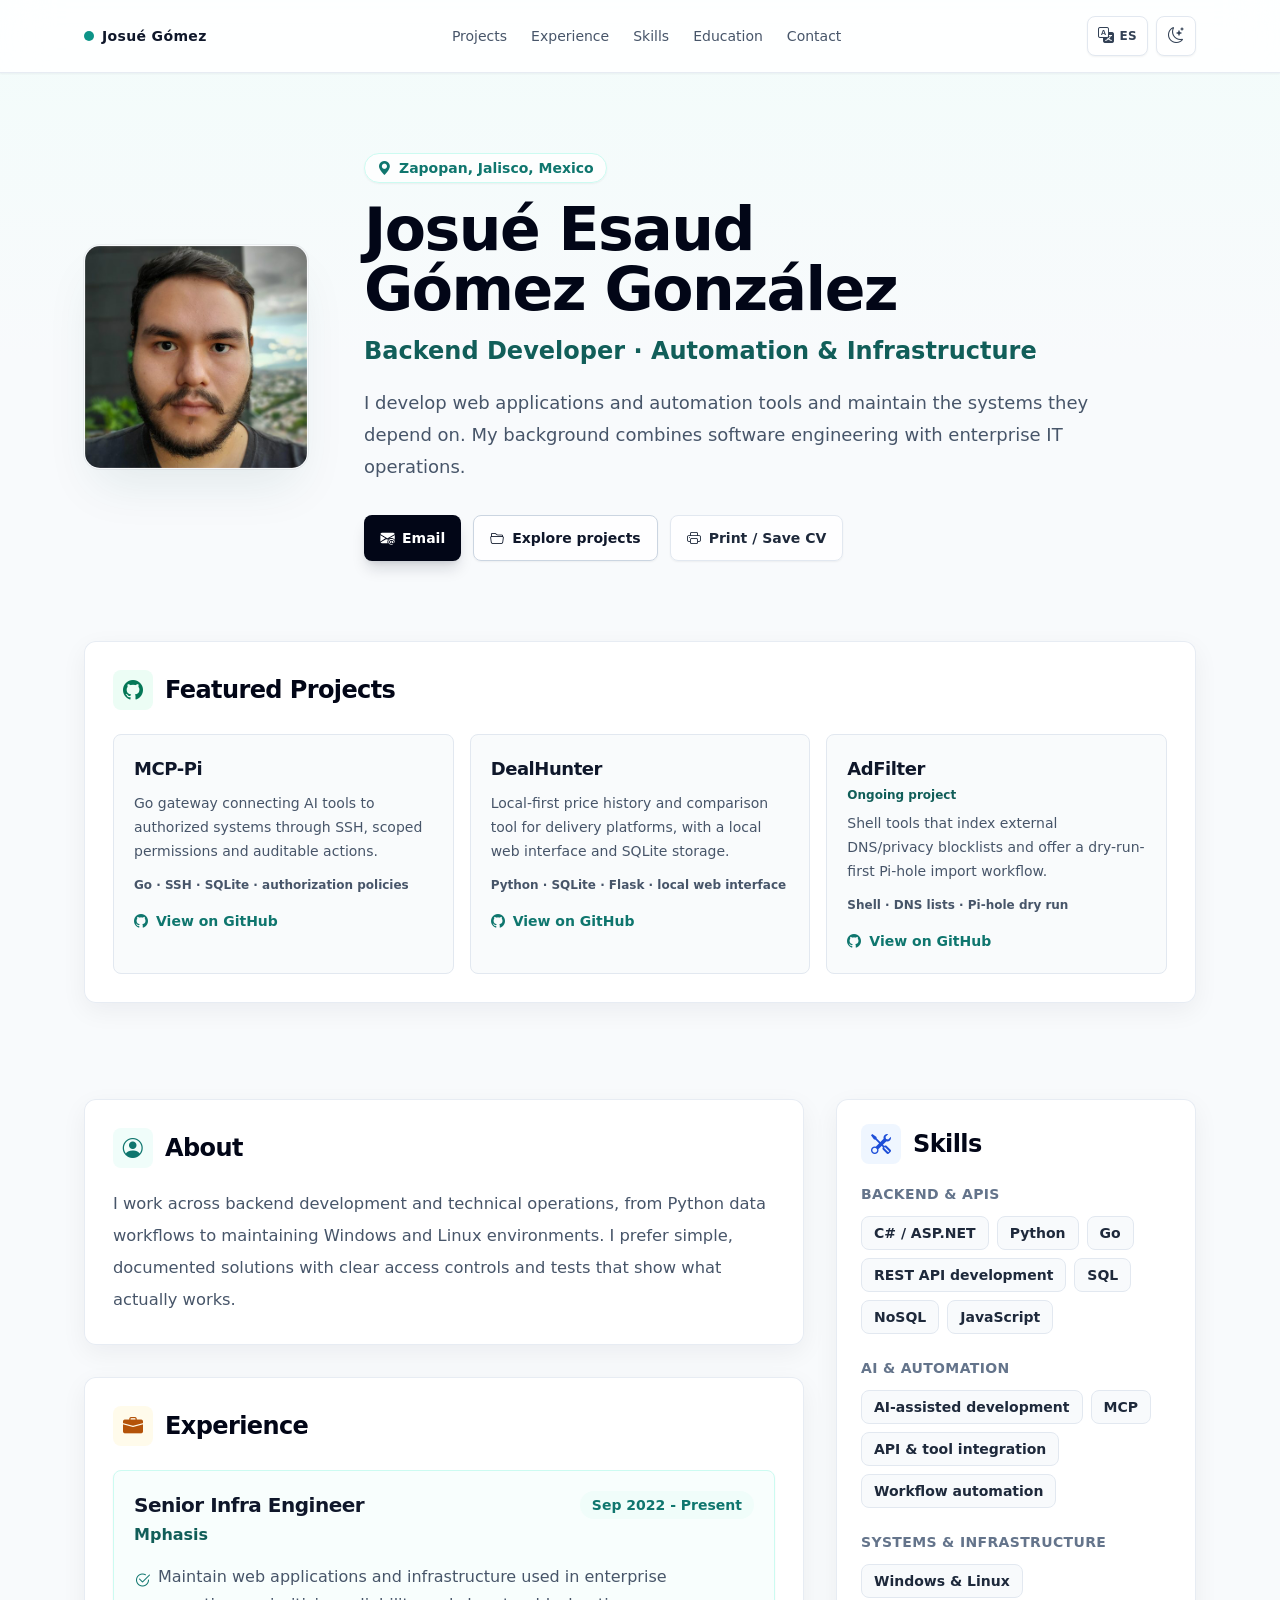
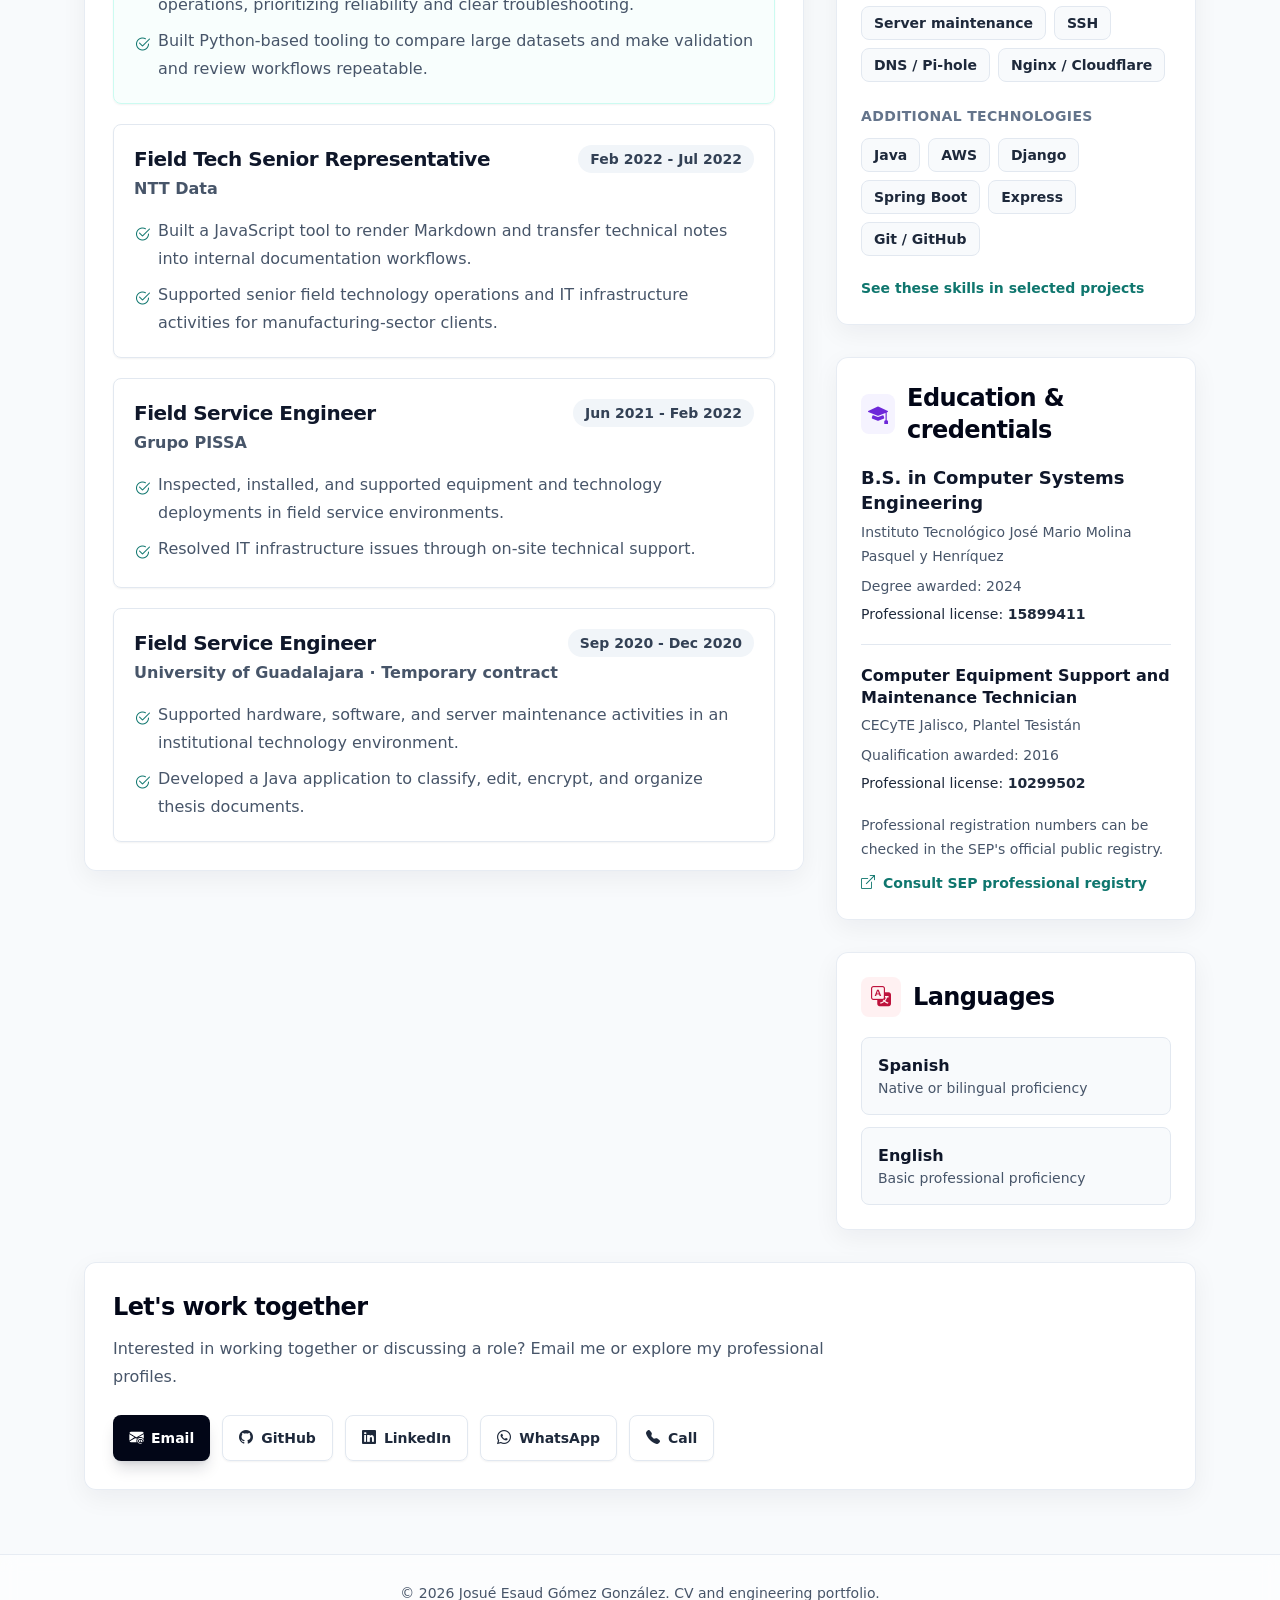
<file: index.html>
<!DOCTYPE html>
<html lang="en">
  <head>
    <meta charset="UTF-8" />
    <meta
      http-equiv="Content-Security-Policy"
      content="default-src 'self'; script-src 'self'; style-src 'self'; img-src 'self'; font-src 'self'; connect-src 'none'; object-src 'none'; base-uri 'self'; form-action 'none'"
    />
    <meta name="viewport" content="width=device-width, initial-scale=1.0" />
    <title>Josué Esaud Gómez González | Backend Developer &amp; Automation Engineer</title>
    <meta
      name="description"
      content="Backend developer and automation-focused Computer Systems Engineer in Zapopan, Mexico. Explore web applications, Python tooling, infrastructure, and selected engineering projects."
    />
    <meta name="author" content="Josué Esaud Gómez González" />
    <meta name="robots" content="index, follow" />

    <link rel="canonical" href="https://yorologo.com/" />
    <link rel="icon" href="assets/profile.jpeg" type="image/jpeg" />

    <meta property="og:type" content="profile" />
    <meta property="og:locale" content="en_US" />
    <meta property="og:site_name" content="Josué Esaud Gómez González Portfolio" />
    <meta
      property="og:title"
      content="Josué Esaud Gómez González | Backend Developer &amp; Automation Engineer"
    />
    <meta
      property="og:description"
      content="Explore backend applications, engineering projects, automation, and enterprise infrastructure work."
    />
    <meta property="og:url" content="https://yorologo.com/" />
    <meta
      property="og:image"
      content="https://yorologo.com/assets/profile.jpeg"
    />
    <meta property="og:image:alt" content="Josué Esaud Gómez González profile photo" />

    <meta name="twitter:card" content="summary" />
    <meta
      name="twitter:title"
      content="Josué Esaud Gómez González | Backend Developer &amp; Automation Engineer"
    />
    <meta
      name="twitter:description"
      content="Explore backend applications, Python automation, infrastructure, and professional projects from an engineer in Zapopan, Mexico."
    />
    <meta
      name="twitter:image"
      content="https://yorologo.com/assets/profile.jpeg"
    />
    <meta name="twitter:image:alt" content="Josué Esaud Gómez González profile photo" />

    <!-- Local, pinned static assets. -->
    <script src="assets/js/site.js"></script>
    <link rel="stylesheet" href="assets/css/site.css" />
    <link rel="stylesheet" href="assets/vendor/bootstrap-icons/bootstrap-icons.min.css" />

  </head>
  <body class="text-slate-700 transition-colors duration-300 dark:text-slate-300">
    <!-- Accessibility: keyboard users can jump past navigation directly to content. -->
    <a
      href="#main-content"
      class="sr-only focus:not-sr-only focus:fixed focus:left-4 focus:top-4 focus:z-50 focus:rounded-lg focus:bg-slate-950 focus:px-4 focus:py-3 focus:text-sm focus:font-semibold focus:text-white dark:focus:bg-white dark:focus:text-slate-950"
    >
      <span data-i18n="copy-skip-to-main-content">Skip to main content</span>
    </a>

    <div class="min-h-screen">
      <!-- Header / Navigation -->
      <header class="sticky top-0 z-40 border-b border-slate-200/80 bg-white/85 shadow-sm shadow-slate-900/5 backdrop-blur-xl dark:border-slate-800/80 dark:bg-slate-950/80 dark:shadow-black/20">
        <div class="mx-auto flex max-w-6xl items-center justify-between gap-4 px-5 py-4">
          <a
            href="#top"
            class="inline-flex items-center gap-2 text-sm font-semibold tracking-wide text-slate-900 dark:text-white"
            data-i18n-aria="aria-go-to-top-of-josue-esaud-gomez-gonzalez-portfolio" aria-label="Go to top of Josué Esaud Gómez González portfolio"
          >
            <span class="h-2.5 w-2.5 rounded-full bg-teal-600 dark:bg-teal-300" aria-hidden="true"></span>
            Josué Gómez
          </a>
          <nav class="hidden items-center gap-6 text-sm font-medium text-slate-600 dark:text-slate-300 md:flex" data-i18n-aria="aria-primary-navigation" aria-label="Primary navigation">
            <a href="#projects" class="hover:text-teal-700 dark:hover:text-teal-300"><span data-i18n="navProjects">Projects</span></a>
            <a href="#experience" class="hover:text-teal-700 dark:hover:text-teal-300"><span data-i18n="copy-experience">Experience</span></a>
            <a href="#skills" class="hover:text-teal-700 dark:hover:text-teal-300"><span data-i18n="copy-skills">Skills</span></a>
            <a href="#education" class="hover:text-teal-700 dark:hover:text-teal-300"><span data-i18n="copy-education">Education</span></a>
            <a href="#contact" class="hover:text-teal-700 dark:hover:text-teal-300"><span data-i18n="copy-contact">Contact</span></a>
          </nav>
          <div class="flex items-center gap-2">
            <button
              id="languageToggle"
              type="button"
              class="inline-flex h-10 min-w-10 items-center justify-center gap-1.5 rounded-lg border border-slate-200 bg-white px-2.5 text-slate-700 shadow-sm transition hover:border-teal-700 hover:text-teal-700 hover:shadow-md dark:border-slate-700 dark:bg-slate-900 dark:text-slate-200 dark:hover:border-teal-300 dark:hover:text-teal-300"
              aria-label="Switch to Spanish"
            >
              <i class="bi bi-translate" aria-hidden="true"></i>
              <span id="languageLabel" class="text-xs font-extrabold tracking-wide">ES</span>
            </button>
            <button
              id="themeToggle"
              type="button"
              class="inline-flex h-10 w-10 items-center justify-center rounded-lg border border-slate-200 bg-white text-slate-700 shadow-sm transition hover:border-teal-700 hover:text-teal-700 hover:shadow-md dark:border-slate-700 dark:bg-slate-900 dark:text-slate-200 dark:hover:border-teal-300 dark:hover:text-teal-300"
              aria-label="Toggle dark mode"
            >
              <i id="themeIcon" class="bi bi-moon-stars" aria-hidden="true"></i>
            </button>
          </div>
        </div>
      </header>

      <main id="main-content">
        <!-- Hero -->
        <section id="top" class="scroll-mt-24 mx-auto grid max-w-6xl items-center gap-10 px-5 py-14 md:grid-cols-[240px_1fr] md:py-20" aria-labelledby="profile-heading">
          <div class="mx-auto h-52 w-52 overflow-hidden rounded-2xl border border-white/80 bg-slate-200 shadow-2xl shadow-teal-900/10 ring-1 ring-slate-900/5 dark:border-slate-800 dark:bg-slate-800 dark:shadow-black/40 dark:ring-white/10 md:mx-0 md:h-56 md:w-56">
            <img
              src="assets/profile.jpeg"
              data-i18n-alt="alt-josue-esaud-gomez-gonzalez-profile-photo" alt="Josué Esaud Gómez González profile photo"
              width="400"
              height="400"
              loading="eager"
              decoding="async"
              fetchpriority="high"
              class="h-full w-full object-cover"
            />
          </div>

          <div class="text-center md:text-left">
            <p class="mb-4 inline-flex items-center gap-2 rounded-full border border-teal-100 bg-white/80 px-3 py-1 text-sm font-semibold text-teal-700 shadow-sm dark:border-teal-900/60 dark:bg-teal-950/70 dark:text-teal-200">
              <i class="bi bi-geo-alt-fill" aria-hidden="true"></i>
              <span data-i18n="copy-zapopan-jalisco-mexico">Zapopan, Jalisco, Mexico</span>
            </p>
            <h1 id="profile-heading" class="text-4xl font-extrabold leading-tight tracking-tight text-slate-950 dark:text-white md:text-6xl">
              Josué Esaud Gómez González
            </h1>
            <p class="mt-4 text-xl font-semibold text-teal-800 dark:text-teal-200 md:text-2xl">
              <span data-i18n="heroRole">Backend Developer · Automation &amp; Infrastructure</span>
            </p>
            <!-- Single print-only contact line; the web keeps its existing contact actions. -->
            <div class="print-contact text-sm">
              <a href="mailto:esaud@hotmail.es">esaud@hotmail.es</a>
              <span aria-hidden="true"> · </span>
              <a href="https://www.linkedin.com/in/josu%C3%A9-esaud-g%C3%B3mez-gonz%C3%A1lez-85bb54135/">LinkedIn</a>
              <span aria-hidden="true"> · </span>
              <a href="https://yorologo.com/">yorologo.com</a>
            </div>
            <p class="mt-5 max-w-3xl text-lg leading-8 text-slate-600 dark:text-slate-300">
              <span data-i18n="heroLead">I develop web applications and automation tools and maintain the systems they depend on. My background combines software engineering with enterprise IT operations.</span>
            </p>

            <!-- Primary actions -->
            <nav class="mt-8 flex flex-wrap justify-center gap-3 md:justify-start" data-i18n-aria="aria-primary-actions" aria-label="Primary actions">
              <a
                href="mailto:esaud@hotmail.es"
                class="inline-flex items-center gap-2 rounded-lg bg-slate-950 px-4 py-3 text-sm font-semibold text-white shadow-lg shadow-slate-900/15 transition hover:-translate-y-0.5 hover:bg-teal-800 hover:shadow-xl dark:bg-white dark:text-slate-950 dark:shadow-black/30 dark:hover:bg-teal-100"
                data-i18n-aria="aria-send-email-to-josue-esaud-gomez-gonzalez" aria-label="Send email to Josué Esaud Gómez González"
              >
                <i class="bi bi-envelope-at-fill" aria-hidden="true"></i>
                <span data-i18n="copy-email">Email</span>
              </a>
              <a href="#projects" class="inline-flex items-center gap-2 rounded-lg border border-slate-300 bg-white/90 px-4 py-3 text-sm font-semibold text-slate-900 shadow-sm transition hover:border-teal-700 hover:text-teal-700 dark:border-slate-700 dark:bg-slate-900 dark:text-white dark:hover:border-teal-300 dark:hover:text-teal-300"><i class="bi bi-folder2-open" aria-hidden="true"></i> <span data-i18n="exploreWork">Explore projects</span> </a>
              <button id="printCv" type="button" class="inline-flex items-center gap-2 rounded-lg border border-slate-200 bg-white/90 px-4 py-3 text-sm font-semibold text-slate-800 shadow-sm transition hover:border-teal-700 hover:text-teal-700 dark:border-slate-700 dark:bg-slate-900/90 dark:text-slate-100 dark:hover:border-teal-300 dark:hover:text-teal-300">
                <i class="bi bi-printer" aria-hidden="true"></i>
                <span data-i18n="printCv">Print / Save CV</span>
              </button>
            </nav>
          </div>
        </section>

        <!-- Mobile Quick Links -->
        <nav class="mx-auto -mt-6 grid w-full max-w-md grid-cols-2 gap-3 px-5 pb-10 sm:max-w-2xl sm:grid-cols-4 md:hidden" data-i18n-aria="aria-quick-links" aria-label="Quick links">
          <a href="#experience" class="inline-flex items-center justify-center whitespace-nowrap rounded-lg border border-slate-200 bg-white/90 px-3 py-2 text-center text-sm font-semibold text-slate-700 shadow-sm dark:border-slate-800 dark:bg-slate-900/90 dark:text-slate-200"><span data-i18n="copy-experience">Experience</span></a>
          <a href="#skills" class="inline-flex items-center justify-center whitespace-nowrap rounded-lg border border-slate-200 bg-white/90 px-3 py-2 text-center text-sm font-semibold text-slate-700 shadow-sm dark:border-slate-800 dark:bg-slate-900/90 dark:text-slate-200"><span data-i18n="copy-skills">Skills</span></a>
          <a href="#projects" class="inline-flex items-center justify-center whitespace-nowrap rounded-lg border border-slate-200 bg-white/90 px-3 py-2 text-center text-sm font-semibold text-slate-700 shadow-sm dark:border-slate-800 dark:bg-slate-900/90 dark:text-slate-200"><span data-i18n="navProjects">Projects</span></a>
          <a href="#contact" class="inline-flex items-center justify-center whitespace-nowrap rounded-lg border border-slate-200 bg-white/90 px-3 py-2 text-center text-sm font-semibold text-slate-700 shadow-sm dark:border-slate-800 dark:bg-slate-900/90 dark:text-slate-200"><span data-i18n="copy-contact">Contact</span></a>
        </nav>

        <!-- Featured Projects -->
        <section id="projects" class="scroll-mt-24 mx-auto max-w-6xl px-5 pb-16" aria-labelledby="projects-heading">
          <div class="section-card rounded-xl border border-slate-200/80 bg-white/95 p-7 dark:border-slate-800 dark:bg-slate-900/95">
            <div class="mb-6 flex items-center gap-3">
              <span class="inline-flex h-10 w-10 items-center justify-center rounded-lg bg-emerald-50 text-emerald-700 dark:bg-emerald-950 dark:text-emerald-200">
                <i class="bi bi-github text-xl" aria-hidden="true"></i>
              </span>
              <h2 id="projects-heading" class="text-2xl font-extrabold tracking-tight text-slate-950 dark:text-white"><span data-i18n="copy-featured-projects">Featured Projects</span></h2>
            </div>

            <div class="grid gap-4 md:grid-cols-3">
              <article class="rounded-lg border border-slate-200 bg-slate-50/80 p-5 transition hover:border-teal-200 hover:bg-white hover:shadow-sm dark:border-slate-800 dark:bg-slate-950/30 dark:hover:border-teal-900 dark:hover:bg-slate-950/50">
                <h3 class="text-lg font-extrabold tracking-tight text-slate-900 dark:text-white">MCP-Pi</h3>
                <p class="mt-2 text-sm leading-6 text-slate-600 dark:text-slate-300">
                  <span data-i18n="mcpProject">Go gateway connecting AI tools to authorized systems through SSH, scoped permissions and auditable actions.</span>
                </p>
                <p class="mt-3 text-xs font-semibold leading-5 text-slate-600 dark:text-slate-300"><span data-i18n="projectMcpProof">Go · SSH · SQLite · authorization policies</span></p>
                <a
                  href="https://github.com/yorologo/MCP-Pi"
                  target="_blank"
                  rel="noopener noreferrer"
                  class="mt-4 inline-flex items-center gap-2 text-sm font-bold text-teal-700 hover:text-teal-900 dark:text-teal-300 dark:hover:text-teal-100"
                  data-i18n-aria="aria-open-mcp-pi-on-github-in-a-new-tab" aria-label="Open MCP-Pi on GitHub in a new tab"
                >
                  <i class="bi bi-github" aria-hidden="true"></i>
                  <span data-i18n="copy-view-on-github">View on GitHub</span>
                </a>
              </article>

              <article class="rounded-lg border border-slate-200 bg-slate-50/80 p-5 transition hover:border-teal-200 hover:bg-white hover:shadow-sm dark:border-slate-800 dark:bg-slate-950/30 dark:hover:border-teal-900 dark:hover:bg-slate-950/50">
                <h3 class="text-lg font-extrabold tracking-tight text-slate-900 dark:text-white">DealHunter</h3>
                <p class="mt-2 text-sm leading-6 text-slate-600 dark:text-slate-300">
                  <span data-i18n="dealProject">Local-first price history and comparison tool for delivery platforms, with a local web interface and SQLite storage.</span>
                </p>
                <p class="mt-3 text-xs font-semibold leading-5 text-slate-600 dark:text-slate-300"><span data-i18n="projectDealProof">Python · SQLite · Flask · local web interface</span></p>
                <a
                  href="https://github.com/yorologo/DealHunter"
                  target="_blank"
                  rel="noopener noreferrer"
                  class="mt-4 inline-flex items-center gap-2 text-sm font-bold text-teal-700 hover:text-teal-900 dark:text-teal-300 dark:hover:text-teal-100"
                  data-i18n-aria="aria-open-dealhunter-on-github-in-a-new-tab" aria-label="Open DealHunter on GitHub in a new tab"
                >
                  <i class="bi bi-github" aria-hidden="true"></i>
                  <span data-i18n="copy-view-on-github">View on GitHub</span>
                </a>
              </article>

              <article class="rounded-lg border border-slate-200 bg-slate-50/80 p-5 transition hover:border-teal-200 hover:bg-white hover:shadow-sm dark:border-slate-800 dark:bg-slate-950/30 dark:hover:border-teal-900 dark:hover:bg-slate-950/50">
                <h3 class="text-lg font-extrabold tracking-tight text-slate-900 dark:text-white">AdFilter</h3>
                <p class="mt-1 text-xs font-semibold text-teal-800 dark:text-teal-300"><span data-i18n="adfilterStatus">Ongoing project</span></p>
                <p class="mt-2 text-sm leading-6 text-slate-600 dark:text-slate-300">
                  <span data-i18n="adfilterProject">Shell tools that index external DNS/privacy blocklists and offer a dry-run-first Pi-hole import workflow.</span>
                </p>
                <p class="mt-3 text-xs font-semibold leading-5 text-slate-600 dark:text-slate-300"><span data-i18n="projectAdProof">Shell · DNS lists · Pi-hole dry run</span></p>
                <a
                  href="https://github.com/yorologo/AdFilter"
                  target="_blank"
                  rel="noopener noreferrer"
                  class="mt-4 inline-flex items-center gap-2 text-sm font-bold text-teal-700 hover:text-teal-900 dark:text-teal-300 dark:hover:text-teal-100"
                  data-i18n-aria="aria-open-adfilter-on-github-in-a-new-tab" aria-label="Open AdFilter on GitHub in a new tab"
                >
                  <i class="bi bi-github" aria-hidden="true"></i>
                  <span data-i18n="copy-view-on-github">View on GitHub</span>
                </a>
              </article>
            </div>
          </div>
        </section>

        <!-- Main Content Grid -->
        <div class="mx-auto grid max-w-6xl gap-8 px-5 py-8 lg:grid-cols-[minmax(0,1fr)_360px]">
          <div class="space-y-8">
            <!-- About -->
            <section class="section-card rounded-xl border border-slate-200/80 bg-white/95 p-7 dark:border-slate-800 dark:bg-slate-900/95" aria-labelledby="about-heading">
              <div class="mb-5 flex items-center gap-3">
                <span class="inline-flex h-10 w-10 items-center justify-center rounded-lg bg-teal-50 text-teal-700 dark:bg-teal-950 dark:text-teal-200">
                  <i class="bi bi-person-circle text-xl" aria-hidden="true"></i>
                </span>
                <h2 id="about-heading" class="text-2xl font-extrabold tracking-tight text-slate-950 dark:text-white"><span data-i18n="copy-about">About</span></h2>
              </div>
              <p class="max-w-4xl text-[1.02rem] leading-8 text-slate-600 dark:text-slate-300">
                <span data-i18n="aboutNew">I work across backend development and technical operations, from Python data workflows to maintaining Windows and Linux environments. I prefer simple, documented solutions with clear access controls and tests that show what actually works.</span>
              </p>
            </section>

            <!-- Experience -->
            <section id="experience" class="scroll-mt-24 section-card rounded-xl border border-slate-200/80 bg-white/95 p-7 dark:border-slate-800 dark:bg-slate-900/95" aria-labelledby="experience-heading">
              <div class="mb-6 flex items-center gap-3">
                <span class="inline-flex h-10 w-10 items-center justify-center rounded-lg bg-amber-50 text-amber-700 dark:bg-amber-950 dark:text-amber-200">
                  <i class="bi bi-briefcase-fill text-xl" aria-hidden="true"></i>
                </span>
                <h2 id="experience-heading" class="text-2xl font-extrabold tracking-tight text-slate-950 dark:text-white"><span data-i18n="copy-experience">Experience</span></h2>
              </div>

              <div class="space-y-5">
                <article class="rounded-lg border border-teal-100 bg-teal-50/45 p-5 shadow-sm dark:border-teal-900/50 dark:bg-teal-950/20">
                  <div class="flex flex-col gap-2 md:flex-row md:items-start md:justify-between">
                    <div>
                      <h3 class="text-xl font-extrabold tracking-tight text-slate-900 dark:text-white"><span data-i18n="copy-senior-infra-engineer">Senior Infra Engineer</span></h3>
                      <p class="mt-1 font-semibold text-teal-800 dark:text-teal-200">Mphasis</p>
                    </div>
                    <p class="rounded-full bg-teal-50 px-3 py-1 text-sm font-semibold text-teal-700 dark:bg-teal-950 dark:text-teal-200"><span data-i18n="copy-sep-2022-present">Sep 2022 - Present</span></p>
                  </div>
                  <ul class="mt-4 space-y-2 leading-7 text-slate-600 dark:text-slate-300">
                    <li class="flex gap-2">
                      <i class="bi bi-check2-circle mt-1 text-teal-700 dark:text-teal-300" aria-hidden="true"></i>
                      <span><span data-i18n="mphasisApps">Maintain web applications and infrastructure used in enterprise operations, prioritizing reliability and clear troubleshooting.</span></span>
                    </li>
                    <li class="flex gap-2">
                      <i class="bi bi-check2-circle mt-1 text-teal-700 dark:text-teal-300" aria-hidden="true"></i>
                      <span><span data-i18n="mphasisPython">Built Python-based tooling to compare large datasets and make validation and review workflows repeatable.</span></span>
                    </li>
                  </ul>
                </article>

                <article class="rounded-lg border border-slate-200 bg-white/70 p-5 shadow-sm dark:border-slate-800 dark:bg-slate-950/30">
                  <div class="flex flex-col gap-2 md:flex-row md:items-start md:justify-between">
                    <div>
                      <h3 class="text-xl font-extrabold tracking-tight text-slate-900 dark:text-white"><span data-i18n="copy-field-tech-senior-representative">Field Tech Senior Representative</span></h3>
                      <p class="mt-1 font-semibold text-slate-600 dark:text-slate-300">NTT Data</p>
                    </div>
                    <p class="rounded-full bg-slate-100 px-3 py-1 text-sm font-semibold text-slate-700 dark:bg-slate-800 dark:text-slate-200"><span data-i18n="dateNtt">Feb 2022 - Jul 2022</span></p>
                  </div>
                  <ul class="mt-4 space-y-2 leading-7 text-slate-600 dark:text-slate-300">
                    <li class="flex gap-2">
                      <i class="bi bi-check2-circle mt-1 text-teal-700 dark:text-teal-300" aria-hidden="true"></i>
                      <span><span data-i18n="nttMarkdown">Built a JavaScript tool to render Markdown and transfer technical notes into internal documentation workflows.</span></span>
                    </li>
                    <li class="flex gap-2">
                      <i class="bi bi-check2-circle mt-1 text-teal-700 dark:text-teal-300" aria-hidden="true"></i>
                      <span><span data-i18n="copy-supported-senior-field-technology-operations-and-it-inf">Supported senior field technology operations and IT infrastructure activities for manufacturing-sector clients.</span></span>
                    </li>
                  </ul>
                </article>

                <article class="rounded-lg border border-slate-200 bg-white/70 p-5 shadow-sm dark:border-slate-800 dark:bg-slate-950/30">
                  <div class="flex flex-col gap-2 md:flex-row md:items-start md:justify-between">
                    <div>
                      <h3 class="text-xl font-extrabold tracking-tight text-slate-900 dark:text-white"><span data-i18n="copy-field-service-engineer">Field Service Engineer</span></h3>
                      <p class="mt-1 font-semibold text-slate-600 dark:text-slate-300">Grupo PISSA</p>
                    </div>
                    <p class="rounded-full bg-slate-100 px-3 py-1 text-sm font-semibold text-slate-700 dark:bg-slate-800 dark:text-slate-200"><span data-i18n="datePissa">Jun 2021 - Feb 2022</span></p>
                  </div>
                  <ul class="mt-4 space-y-2 leading-7 text-slate-600 dark:text-slate-300">
                    <li class="flex gap-2">
                      <i class="bi bi-check2-circle mt-1 text-teal-700 dark:text-teal-300" aria-hidden="true"></i>
                      <span><span data-i18n="copy-inspected-installed-and-supported-equipment-and-technol">Inspected, installed, and supported equipment and technology deployments in field service environments.</span></span>
                    </li>
                    <li class="flex gap-2">
                      <i class="bi bi-check2-circle mt-1 text-teal-700 dark:text-teal-300" aria-hidden="true"></i>
                      <span><span data-i18n="copy-resolved-it-infrastructure-issues-through-on-site-techn">Resolved IT infrastructure issues through on-site technical support.</span></span>
                    </li>
                  </ul>
                </article>

                <article class="rounded-lg border border-slate-200 bg-white/70 p-5 shadow-sm dark:border-slate-800 dark:bg-slate-950/30">
                  <div class="flex flex-col gap-2 md:flex-row md:items-start md:justify-between">
                    <div>
                      <h3 class="text-xl font-extrabold tracking-tight text-slate-900 dark:text-white"><span data-i18n="copy-field-service-engineer">Field Service Engineer</span></h3>
                      <p class="mt-1 font-semibold text-slate-600 dark:text-slate-300"><span data-i18n="copy-university-of-guadalajara-temporary-contract">University of Guadalajara · Temporary contract</span></p>
                    </div>
                    <p class="rounded-full bg-slate-100 px-3 py-1 text-sm font-semibold text-slate-700 dark:bg-slate-800 dark:text-slate-200"><span data-i18n="copy-sep-2020-dec-2020">Sep 2020 - Dec 2020</span></p>
                  </div>
                  <ul class="mt-4 space-y-2 leading-7 text-slate-600 dark:text-slate-300">
                    <li class="flex gap-2">
                      <i class="bi bi-check2-circle mt-1 text-teal-700 dark:text-teal-300" aria-hidden="true"></i>
                      <span><span data-i18n="copy-supported-hardware-software-and-server-maintenance-acti">Supported hardware, software, and server maintenance activities in an institutional technology environment.</span></span>
                    </li>
                    <li class="flex gap-2">
                      <i class="bi bi-check2-circle mt-1 text-teal-700 dark:text-teal-300" aria-hidden="true"></i>
                      <span><span data-i18n="copy-developed-a-java-application-to-classify-edit-encrypt-a">Developed a Java application to classify, edit, encrypt, and organize thesis documents.</span></span>
                    </li>
                  </ul>
                </article>
              </div>
            </section>
          </div>

          <!-- Sidebar -->
          <aside class="space-y-8 lg:sticky lg:top-24 lg:self-start">
            <!-- Skills -->
            <section id="skills" class="scroll-mt-24 section-card rounded-xl border border-slate-200/80 bg-white/95 p-6 dark:border-slate-800 dark:bg-slate-900/95" aria-labelledby="skills-heading">
              <div class="mb-5 flex items-center gap-3">
                <span class="inline-flex h-10 w-10 items-center justify-center rounded-lg bg-blue-50 text-blue-700 dark:bg-blue-950 dark:text-blue-200">
                  <i class="bi bi-tools text-xl" aria-hidden="true"></i>
                </span>
                <h2 id="skills-heading" class="text-2xl font-extrabold tracking-tight text-slate-950 dark:text-white"><span data-i18n="copy-skills">Skills</span></h2>
              </div>

              <div class="space-y-6">
                <div>
                  <h3 class="mb-3 text-sm font-bold uppercase tracking-wide text-slate-500 dark:text-slate-400"><span data-i18n="skills-backend">Backend & APIs</span></h3>
                  <div class="flex flex-wrap gap-2">
                    <span class="rounded-lg border border-slate-200 bg-slate-50 px-3 py-1.5 text-sm font-semibold text-slate-800 dark:border-slate-700 dark:bg-slate-800 dark:text-slate-100">C# / ASP.NET</span>
                    <span class="rounded-lg border border-slate-200 bg-slate-50 px-3 py-1.5 text-sm font-semibold text-slate-800 dark:border-slate-700 dark:bg-slate-800 dark:text-slate-100">Python</span>
                    <span class="rounded-lg border border-slate-200 bg-slate-50 px-3 py-1.5 text-sm font-semibold text-slate-800 dark:border-slate-700 dark:bg-slate-800 dark:text-slate-100">Go</span>
                    <span class="rounded-lg border border-slate-200 bg-slate-50 px-3 py-1.5 text-sm font-semibold text-slate-800 dark:border-slate-700 dark:bg-slate-800 dark:text-slate-100"><span data-i18n="skill-rest-api">REST API development</span></span>
                    <span class="rounded-lg border border-slate-200 bg-slate-50 px-3 py-1.5 text-sm font-semibold text-slate-800 dark:border-slate-700 dark:bg-slate-800 dark:text-slate-100">SQL</span>
                    <span class="rounded-lg border border-slate-200 bg-slate-50 px-3 py-1.5 text-sm font-semibold text-slate-800 dark:border-slate-700 dark:bg-slate-800 dark:text-slate-100">NoSQL</span>
                    <span class="rounded-lg border border-slate-200 bg-slate-50 px-3 py-1.5 text-sm font-semibold text-slate-800 dark:border-slate-700 dark:bg-slate-800 dark:text-slate-100">JavaScript</span>
                  </div>
                </div>
                <div>
                  <h3 class="mb-3 text-sm font-bold uppercase tracking-wide text-slate-500 dark:text-slate-400"><span data-i18n="skills-ai">AI & automation</span></h3>
                  <div class="flex flex-wrap gap-2">
                    <span class="rounded-lg border border-slate-200 bg-slate-50 px-3 py-1.5 text-sm font-semibold text-slate-800 dark:border-slate-700 dark:bg-slate-800 dark:text-slate-100"><span data-i18n="skill-ai-assisted">AI-assisted development</span></span>
                    <span class="rounded-lg border border-slate-200 bg-slate-50 px-3 py-1.5 text-sm font-semibold text-slate-800 dark:border-slate-700 dark:bg-slate-800 dark:text-slate-100">MCP</span>
                    <span class="rounded-lg border border-slate-200 bg-slate-50 px-3 py-1.5 text-sm font-semibold text-slate-800 dark:border-slate-700 dark:bg-slate-800 dark:text-slate-100"><span data-i18n="skill-api-integration">API & tool integration</span></span>
                    <span class="rounded-lg border border-slate-200 bg-slate-50 px-3 py-1.5 text-sm font-semibold text-slate-800 dark:border-slate-700 dark:bg-slate-800 dark:text-slate-100"><span data-i18n="skill-workflow">Workflow automation</span></span>
                  </div>
                </div>
                <div>
                  <h3 class="mb-3 text-sm font-bold uppercase tracking-wide text-slate-500 dark:text-slate-400"><span data-i18n="skills-infra">Systems & infrastructure</span></h3>
                  <div class="flex flex-wrap gap-2">
                    <span class="rounded-lg border border-slate-200 bg-slate-50 px-3 py-1.5 text-sm font-semibold text-slate-800 dark:border-slate-700 dark:bg-slate-800 dark:text-slate-100">Windows & Linux</span>
                    <span class="rounded-lg border border-slate-200 bg-slate-50 px-3 py-1.5 text-sm font-semibold text-slate-800 dark:border-slate-700 dark:bg-slate-800 dark:text-slate-100"><span data-i18n="skill-server-maintenance">Server maintenance</span></span>
                    <span class="rounded-lg border border-slate-200 bg-slate-50 px-3 py-1.5 text-sm font-semibold text-slate-800 dark:border-slate-700 dark:bg-slate-800 dark:text-slate-100">SSH</span>
                    <span class="rounded-lg border border-slate-200 bg-slate-50 px-3 py-1.5 text-sm font-semibold text-slate-800 dark:border-slate-700 dark:bg-slate-800 dark:text-slate-100">DNS / Pi-hole</span>
                    <span class="rounded-lg border border-slate-200 bg-slate-50 px-3 py-1.5 text-sm font-semibold text-slate-800 dark:border-slate-700 dark:bg-slate-800 dark:text-slate-100">Nginx / Cloudflare</span>
                  </div>
                </div>
                <div>
                  <h3 class="mb-3 text-sm font-bold uppercase tracking-wide text-slate-500 dark:text-slate-400"><span data-i18n="skills-other">Additional technologies</span></h3>
                  <div class="flex flex-wrap gap-2">
                    <span class="rounded-lg border border-slate-200 bg-slate-50 px-3 py-1.5 text-sm font-semibold text-slate-800 dark:border-slate-700 dark:bg-slate-800 dark:text-slate-100">Java</span>
                    <span class="rounded-lg border border-slate-200 bg-slate-50 px-3 py-1.5 text-sm font-semibold text-slate-800 dark:border-slate-700 dark:bg-slate-800 dark:text-slate-100">AWS</span>
                    <span class="rounded-lg border border-slate-200 bg-slate-50 px-3 py-1.5 text-sm font-semibold text-slate-800 dark:border-slate-700 dark:bg-slate-800 dark:text-slate-100">Django</span>
                    <span class="rounded-lg border border-slate-200 bg-slate-50 px-3 py-1.5 text-sm font-semibold text-slate-800 dark:border-slate-700 dark:bg-slate-800 dark:text-slate-100">Spring Boot</span>
                    <span class="rounded-lg border border-slate-200 bg-slate-50 px-3 py-1.5 text-sm font-semibold text-slate-800 dark:border-slate-700 dark:bg-slate-800 dark:text-slate-100">Express</span>
                    <span class="rounded-lg border border-slate-200 bg-slate-50 px-3 py-1.5 text-sm font-semibold text-slate-800 dark:border-slate-700 dark:bg-slate-800 dark:text-slate-100">Git / GitHub</span>
                  </div>
                </div>
              </div>
              <p class="mt-5 text-sm leading-6 text-slate-600 dark:text-slate-300"><a href="#projects" class="font-semibold text-teal-700 underline-offset-2 hover:underline dark:text-teal-300"><span data-i18n="skillsSeeWork">See these skills in selected projects</span></a></p>
            </section>

            <!-- Education and professionally registered qualifications -->
            <section id="education" class="scroll-mt-24 section-card rounded-xl border border-slate-200/80 bg-white/95 p-6 dark:border-slate-800 dark:bg-slate-900/95" aria-labelledby="education-heading">
              <div class="mb-5 flex items-center gap-3">
                <span class="inline-flex h-10 w-10 items-center justify-center rounded-lg bg-violet-50 text-violet-700 dark:bg-violet-950 dark:text-violet-200">
                  <i class="bi bi-mortarboard-fill text-xl" aria-hidden="true"></i>
                </span>
                <h2 id="education-heading" class="text-2xl font-extrabold tracking-tight text-slate-950 dark:text-white"><span data-i18n="education-credentials-heading">Education & credentials</span></h2>
              </div>
              <div class="space-y-5">
                <div>
                  <h3 class="text-lg font-bold leading-snug text-slate-900 dark:text-white"><span data-i18n="copy-b-s-in-computer-systems-engineering">B.S. in Computer Systems Engineering</span></h3>
                  <p class="mt-1 text-sm leading-6 text-slate-600 dark:text-slate-300">Instituto Tecnológico José Mario Molina Pasquel y Henríquez</p>
                  <p class="mt-2 text-sm text-slate-600 dark:text-slate-300"><span data-i18n="engineering-degree-date">Degree awarded: 2024</span></p>
                  <p class="mt-2 text-sm font-medium text-slate-800 dark:text-slate-200"><span data-i18n="professional-license-label">Professional license</span>: <span class="font-semibold">15899411</span></p>
                </div>
                <div class="border-t border-slate-200 pt-5 dark:border-slate-800">
                  <h3 class="text-base font-bold leading-snug text-slate-900 dark:text-white"><span data-i18n="technical-qualification">Computer Equipment Support and Maintenance Technician</span></h3>
                  <p class="mt-1 text-sm leading-6 text-slate-600 dark:text-slate-300">CECyTE Jalisco, Plantel Tesistán</p>
                  <p class="mt-2 text-sm text-slate-600 dark:text-slate-300"><span data-i18n="technical-qualification-date">Qualification awarded: 2016</span></p>
                  <p class="mt-2 text-sm font-medium text-slate-800 dark:text-slate-200"><span data-i18n="professional-license-label">Professional license</span>: <span class="font-semibold">10299502</span></p>
                </div>
              </div>
              <p class="mt-5 text-sm leading-6 text-slate-600 dark:text-slate-300"><span data-i18n="professional-records-note">Professional registration numbers can be checked in the SEP's official public registry.</span></p>
              <a href="https://cedulaprofesional.sep.gob.mx/" target="_blank" rel="noopener noreferrer" class="mt-3 inline-flex items-center gap-2 text-sm font-semibold text-teal-700 hover:text-teal-900 dark:text-teal-300 dark:hover:text-teal-100" data-i18n-aria="sep-registry-aria" aria-label="Open the official SEP professional registry in a new tab">
                <i class="bi bi-box-arrow-up-right" aria-hidden="true"></i>
                <span data-i18n="sep-registry-link">Consult SEP professional registry</span>
              </a>
            </section>

            <!-- Languages -->
            <section class="section-card rounded-xl border border-slate-200/80 bg-white/95 p-6 dark:border-slate-800 dark:bg-slate-900/95" aria-labelledby="languages-heading">
              <div class="mb-5 flex items-center gap-3">
                <span class="inline-flex h-10 w-10 items-center justify-center rounded-lg bg-rose-50 text-rose-700 dark:bg-rose-950 dark:text-rose-200">
                  <i class="bi bi-translate text-xl" aria-hidden="true"></i>
                </span>
                <h2 id="languages-heading" class="text-2xl font-extrabold tracking-tight text-slate-950 dark:text-white"><span data-i18n="copy-languages">Languages</span></h2>
              </div>
              <div class="space-y-3">
                <div class="rounded-lg border border-slate-200 bg-slate-50 p-4 dark:border-slate-800 dark:bg-slate-950/40">
                  <p class="font-bold text-slate-900 dark:text-white"><span data-i18n="copy-spanish">Spanish</span></p>
                  <p class="text-sm text-slate-600 dark:text-slate-300"><span data-i18n="copy-native-or-bilingual-proficiency">Native or bilingual proficiency</span></p>
                </div>
                <div class="rounded-lg border border-slate-200 bg-slate-50 p-4 dark:border-slate-800 dark:bg-slate-950/40">
                  <p class="font-bold text-slate-900 dark:text-white"><span data-i18n="copy-english">English</span></p>
                  <p class="text-sm text-slate-600 dark:text-slate-300"><span data-i18n="copy-basic-professional-proficiency">Basic professional proficiency</span></p>
                </div>
              </div>
            </section>
          </aside>
        </div>


        <!-- Contact -->
        <section id="contact" class="scroll-mt-24 mx-auto max-w-6xl px-5 pb-16" aria-labelledby="contact-heading">
          <div class="section-card rounded-xl border border-slate-200/80 bg-white/95 p-7 dark:border-slate-800 dark:bg-slate-900/95">
            <h2 id="contact-heading" class="text-2xl font-extrabold tracking-tight text-slate-950 dark:text-white"><span data-i18n="contactHeading">Let's work together</span></h2>
            <p class="mt-3 max-w-3xl leading-7 text-slate-600 dark:text-slate-300"><span data-i18n="contactLead">Interested in working together or discussing a role? Email me or explore my professional profiles.</span></p>
            <nav class="mt-6 flex flex-wrap gap-3" data-i18n-aria="aria-contact-links" aria-label="Contact links">
              <a
                href="mailto:esaud@hotmail.es"
                class="inline-flex items-center gap-2 rounded-lg bg-slate-950 px-4 py-3 text-sm font-semibold text-white shadow-lg shadow-slate-900/15 transition hover:-translate-y-0.5 hover:bg-teal-800 hover:shadow-xl dark:bg-white dark:text-slate-950 dark:shadow-black/30 dark:hover:bg-teal-100"
                data-i18n-aria="aria-send-email-to-josue-esaud-gomez-gonzalez" aria-label="Send email to Josué Esaud Gómez González"
              >
                <i class="bi bi-envelope-at-fill" aria-hidden="true"></i>
                <span data-i18n="copy-email">Email</span>
              </a>
              <a
                href="https://github.com/yorologo?tab=repositories"
                target="_blank"
                rel="noopener noreferrer"
                class="inline-flex items-center gap-2 rounded-lg border border-slate-200 bg-white/90 px-4 py-3 text-sm font-semibold text-slate-800 shadow-sm transition hover:-translate-y-0.5 hover:border-slate-900 hover:text-slate-950 hover:shadow-md dark:border-slate-700 dark:bg-slate-900/90 dark:text-slate-100 dark:hover:border-white"
                data-i18n-aria="aria-open-josue-esaud-gomez-gonzalez-github-repositories-in-" aria-label="Open Josué Esaud Gómez González GitHub repositories in a new tab"
              >
                <i class="bi bi-github" aria-hidden="true"></i>
                GitHub
              </a>
              <a
                href="https://www.linkedin.com/in/josu%C3%A9-esaud-g%C3%B3mez-gonz%C3%A1lez-85bb54135/"
                target="_blank"
                rel="noopener noreferrer"
                class="inline-flex items-center gap-2 rounded-lg border border-slate-200 bg-white/90 px-4 py-3 text-sm font-semibold text-slate-800 shadow-sm transition hover:-translate-y-0.5 hover:border-blue-600 hover:text-blue-700 hover:shadow-md dark:border-slate-700 dark:bg-slate-900/90 dark:text-slate-100 dark:hover:border-blue-400 dark:hover:text-blue-300"
                data-i18n-aria="aria-open-josue-esaud-gomez-gonzalez-linkedin-profile-in-a-n" aria-label="Open Josué Esaud Gómez González LinkedIn profile in a new tab"
              >
                <i class="bi bi-linkedin" aria-hidden="true"></i>
                LinkedIn
              </a>
              <a
                href="https://wa.me/523321380874"
                target="_blank"
                rel="noopener noreferrer"
                class="inline-flex items-center gap-2 rounded-lg border border-slate-200 bg-white/90 px-4 py-3 text-sm font-semibold text-slate-800 shadow-sm transition hover:-translate-y-0.5 hover:border-green-600 hover:text-green-700 hover:shadow-md dark:border-slate-700 dark:bg-slate-900/90 dark:text-slate-100 dark:hover:border-green-400 dark:hover:text-green-300"
                data-i18n-aria="aria-open-whatsapp-chat-with-josue-esaud-gomez-gonzalez-in-a" aria-label="Open WhatsApp chat with Josué Esaud Gómez González in a new tab"
              >
                <i class="bi bi-whatsapp" aria-hidden="true"></i>
                WhatsApp
              </a>
              <a
                href="tel:+523321380874"
                class="inline-flex items-center gap-2 rounded-lg border border-slate-200 bg-white/90 px-4 py-3 text-sm font-semibold text-slate-800 shadow-sm transition hover:-translate-y-0.5 hover:border-teal-700 hover:text-teal-700 hover:shadow-md dark:border-slate-700 dark:bg-slate-900/90 dark:text-slate-100 dark:hover:border-teal-300 dark:hover:text-teal-300"
                data-i18n-aria="aria-call-josue-esaud-gomez-gonzalez" aria-label="Call Josué Esaud Gómez González"
              >
                <i class="bi bi-telephone-fill" aria-hidden="true"></i>
                <span data-i18n="copy-call">Call</span>
              </a>
            </nav>
          </div>
        </section>
      </main>

      <!-- Footer -->
      <footer class="border-t border-slate-200/80 bg-white/60 px-5 py-7 text-center text-sm text-slate-600 backdrop-blur dark:border-slate-800 dark:bg-slate-950/60 dark:text-slate-400">
        <p>© <span id="currentYear"></span> Josué Esaud Gómez González. <span data-i18n="footerText">CV and engineering portfolio.</span></p>
      </footer>
    </div>

  </body>
</html>
</file>
<file: assets/css/site.css>
*,:after,:before{--tw-border-spacing-x:0;--tw-border-spacing-y:0;--tw-translate-x:0;--tw-translate-y:0;--tw-rotate:0;--tw-skew-x:0;--tw-skew-y:0;--tw-scale-x:1;--tw-scale-y:1;--tw-pan-x: ;--tw-pan-y: ;--tw-pinch-zoom: ;--tw-scroll-snap-strictness:proximity;--tw-gradient-from-position: ;--tw-gradient-via-position: ;--tw-gradient-to-position: ;--tw-ordinal: ;--tw-slashed-zero: ;--tw-numeric-figure: ;--tw-numeric-spacing: ;--tw-numeric-fraction: ;--tw-ring-inset: ;--tw-ring-offset-width:0px;--tw-ring-offset-color:#fff;--tw-ring-color:rgba(59,130,246,.5);--tw-ring-offset-shadow:0 0 #0000;--tw-ring-shadow:0 0 #0000;--tw-shadow:0 0 #0000;--tw-shadow-colored:0 0 #0000;--tw-blur: ;--tw-brightness: ;--tw-contrast: ;--tw-grayscale: ;--tw-hue-rotate: ;--tw-invert: ;--tw-saturate: ;--tw-sepia: ;--tw-drop-shadow: ;--tw-backdrop-blur: ;--tw-backdrop-brightness: ;--tw-backdrop-contrast: ;--tw-backdrop-grayscale: ;--tw-backdrop-hue-rotate: ;--tw-backdrop-invert: ;--tw-backdrop-opacity: ;--tw-backdrop-saturate: ;--tw-backdrop-sepia: ;--tw-contain-size: ;--tw-contain-layout: ;--tw-contain-paint: ;--tw-contain-style: }::backdrop{--tw-border-spacing-x:0;--tw-border-spacing-y:0;--tw-translate-x:0;--tw-translate-y:0;--tw-rotate:0;--tw-skew-x:0;--tw-skew-y:0;--tw-scale-x:1;--tw-scale-y:1;--tw-pan-x: ;--tw-pan-y: ;--tw-pinch-zoom: ;--tw-scroll-snap-strictness:proximity;--tw-gradient-from-position: ;--tw-gradient-via-position: ;--tw-gradient-to-position: ;--tw-ordinal: ;--tw-slashed-zero: ;--tw-numeric-figure: ;--tw-numeric-spacing: ;--tw-numeric-fraction: ;--tw-ring-inset: ;--tw-ring-offset-width:0px;--tw-ring-offset-color:#fff;--tw-ring-color:rgba(59,130,246,.5);--tw-ring-offset-shadow:0 0 #0000;--tw-ring-shadow:0 0 #0000;--tw-shadow:0 0 #0000;--tw-shadow-colored:0 0 #0000;--tw-blur: ;--tw-brightness: ;--tw-contrast: ;--tw-grayscale: ;--tw-hue-rotate: ;--tw-invert: ;--tw-saturate: ;--tw-sepia: ;--tw-drop-shadow: ;--tw-backdrop-blur: ;--tw-backdrop-brightness: ;--tw-backdrop-contrast: ;--tw-backdrop-grayscale: ;--tw-backdrop-hue-rotate: ;--tw-backdrop-invert: ;--tw-backdrop-opacity: ;--tw-backdrop-saturate: ;--tw-backdrop-sepia: ;--tw-contain-size: ;--tw-contain-layout: ;--tw-contain-paint: ;--tw-contain-style: }/*! tailwindcss v3.4.17 | MIT License | https://tailwindcss.com*/*,:after,:before{box-sizing:border-box;border:0 solid #e5e7eb}:after,:before{--tw-content:""}:host,html{line-height:1.5;-webkit-text-size-adjust:100%;-moz-tab-size:4;-o-tab-size:4;tab-size:4;font-family:ui-sans-serif,system-ui,sans-serif,Apple Color Emoji,Segoe UI Emoji,Segoe UI Symbol,Noto Color Emoji;font-feature-settings:normal;font-variation-settings:normal;-webkit-tap-highlight-color:transparent}body{margin:0;line-height:inherit}hr{height:0;color:inherit;border-top-width:1px}abbr:where([title]){-webkit-text-decoration:underline dotted;text-decoration:underline dotted}h1,h2,h3,h4,h5,h6{font-size:inherit;font-weight:inherit}a{color:inherit;text-decoration:inherit}b,strong{font-weight:bolder}code,kbd,pre,samp{font-family:ui-monospace,SFMono-Regular,Menlo,Monaco,Consolas,Liberation Mono,Courier New,monospace;font-feature-settings:normal;font-variation-settings:normal;font-size:1em}small{font-size:80%}sub,sup{font-size:75%;line-height:0;position:relative;vertical-align:baseline}sub{bottom:-.25em}sup{top:-.5em}table{text-indent:0;border-color:inherit;border-collapse:collapse}button,input,optgroup,select,textarea{font-family:inherit;font-feature-settings:inherit;font-variation-settings:inherit;font-size:100%;font-weight:inherit;line-height:inherit;letter-spacing:inherit;color:inherit;margin:0;padding:0}button,select{text-transform:none}button,input:where([type=button]),input:where([type=reset]),input:where([type=submit]){-webkit-appearance:button;background-color:transparent;background-image:none}:-moz-focusring{outline:auto}:-moz-ui-invalid{box-shadow:none}progress{vertical-align:baseline}::-webkit-inner-spin-button,::-webkit-outer-spin-button{height:auto}[type=search]{-webkit-appearance:textfield;outline-offset:-2px}::-webkit-search-decoration{-webkit-appearance:none}::-webkit-file-upload-button{-webkit-appearance:button;font:inherit}summary{display:list-item}blockquote,dd,dl,figure,h1,h2,h3,h4,h5,h6,hr,p,pre{margin:0}fieldset{margin:0}fieldset,legend{padding:0}menu,ol,ul{list-style:none;margin:0;padding:0}dialog{padding:0}textarea{resize:vertical}input::-moz-placeholder,textarea::-moz-placeholder{opacity:1;color:#9ca3af}input::placeholder,textarea::placeholder{opacity:1;color:#9ca3af}[role=button],button{cursor:pointer}:disabled{cursor:default}audio,canvas,embed,iframe,img,object,svg,video{display:block;vertical-align:middle}img,video{max-width:100%;height:auto}[hidden]:where(:not([hidden=until-found])){display:none}.sr-only{position:absolute;width:1px;height:1px;padding:0;margin:-1px;overflow:hidden;clip:rect(0,0,0,0);white-space:nowrap;border-width:0}.static{position:static}.sticky{position:sticky}.top-0{top:0}.z-40{z-index:40}.mx-auto{margin-left:auto;margin-right:auto}.-mt-6{margin-top:-1.5rem}.mb-3{margin-bottom:.75rem}.mb-4{margin-bottom:1rem}.mb-5{margin-bottom:1.25rem}.mb-6{margin-bottom:1.5rem}.mt-1{margin-top:.25rem}.mt-2{margin-top:.5rem}.mt-3{margin-top:.75rem}.mt-4{margin-top:1rem}.mt-5{margin-top:1.25rem}.mt-6{margin-top:1.5rem}.mt-8{margin-top:2rem}.flex{display:flex}.inline-flex{display:inline-flex}.grid{display:grid}.hidden{display:none}.h-10{height:2.5rem}.h-2\.5{height:.625rem}.h-52{height:13rem}.h-full{height:100%}.min-h-screen{min-height:100vh}.w-10{width:2.5rem}.w-2\.5{width:.625rem}.w-52{width:13rem}.w-full{width:100%}.min-w-10{min-width:2.5rem}.max-w-3xl{max-width:48rem}.max-w-4xl{max-width:56rem}.max-w-6xl{max-width:72rem}.max-w-md{max-width:28rem}.scroll-mt-24{scroll-margin-top:6rem}.grid-cols-2{grid-template-columns:repeat(2,minmax(0,1fr))}.flex-col{flex-direction:column}.flex-wrap{flex-wrap:wrap}.items-center{align-items:center}.justify-center{justify-content:center}.justify-between{justify-content:space-between}.gap-1\.5{gap:.375rem}.gap-10{gap:2.5rem}.gap-2{gap:.5rem}.gap-3{gap:.75rem}.gap-4{gap:1rem}.gap-6{gap:1.5rem}.gap-8{gap:2rem}.space-y-2>:not([hidden])~:not([hidden]){--tw-space-y-reverse:0;margin-top:calc(.5rem*(1 - var(--tw-space-y-reverse)));margin-bottom:calc(.5rem*var(--tw-space-y-reverse))}.space-y-3>:not([hidden])~:not([hidden]){--tw-space-y-reverse:0;margin-top:calc(.75rem*(1 - var(--tw-space-y-reverse)));margin-bottom:calc(.75rem*var(--tw-space-y-reverse))}.space-y-5>:not([hidden])~:not([hidden]){--tw-space-y-reverse:0;margin-top:calc(1.25rem*(1 - var(--tw-space-y-reverse)));margin-bottom:calc(1.25rem*var(--tw-space-y-reverse))}.space-y-6>:not([hidden])~:not([hidden]){--tw-space-y-reverse:0;margin-top:calc(1.5rem*(1 - var(--tw-space-y-reverse)));margin-bottom:calc(1.5rem*var(--tw-space-y-reverse))}.space-y-8>:not([hidden])~:not([hidden]){--tw-space-y-reverse:0;margin-top:calc(2rem*(1 - var(--tw-space-y-reverse)));margin-bottom:calc(2rem*var(--tw-space-y-reverse))}.overflow-hidden{overflow:hidden}.whitespace-nowrap{white-space:nowrap}.rounded-2xl{border-radius:1rem}.rounded-full{border-radius:9999px}.rounded-lg{border-radius:.5rem}.rounded-xl{border-radius:.75rem}.border{border-width:1px}.border-b{border-bottom-width:1px}.border-t{border-top-width:1px}.border-slate-200{--tw-border-opacity:1;border-color:rgb(226 232 240/var(--tw-border-opacity,1))}.border-slate-200\/80{border-color:rgba(226,232,240,.8)}.border-slate-300{--tw-border-opacity:1;border-color:rgb(203 213 225/var(--tw-border-opacity,1))}.border-teal-100{--tw-border-opacity:1;border-color:rgb(204 251 241/var(--tw-border-opacity,1))}.border-white\/80{border-color:hsla(0,0%,100%,.8)}.bg-amber-50{--tw-bg-opacity:1;background-color:rgb(255 251 235/var(--tw-bg-opacity,1))}.bg-blue-50{--tw-bg-opacity:1;background-color:rgb(239 246 255/var(--tw-bg-opacity,1))}.bg-emerald-50{--tw-bg-opacity:1;background-color:rgb(236 253 245/var(--tw-bg-opacity,1))}.bg-rose-50{--tw-bg-opacity:1;background-color:rgb(255 241 242/var(--tw-bg-opacity,1))}.bg-slate-100{--tw-bg-opacity:1;background-color:rgb(241 245 249/var(--tw-bg-opacity,1))}.bg-slate-200{--tw-bg-opacity:1;background-color:rgb(226 232 240/var(--tw-bg-opacity,1))}.bg-slate-50{--tw-bg-opacity:1;background-color:rgb(248 250 252/var(--tw-bg-opacity,1))}.bg-slate-50\/80{background-color:rgba(248,250,252,.8)}.bg-slate-950{--tw-bg-opacity:1;background-color:rgb(2 6 23/var(--tw-bg-opacity,1))}.bg-teal-50{--tw-bg-opacity:1;background-color:rgb(240 253 250/var(--tw-bg-opacity,1))}.bg-teal-50\/45{background-color:rgba(240,253,250,.45)}.bg-teal-600{--tw-bg-opacity:1;background-color:rgb(13 148 136/var(--tw-bg-opacity,1))}.bg-violet-50{--tw-bg-opacity:1;background-color:rgb(245 243 255/var(--tw-bg-opacity,1))}.bg-white{--tw-bg-opacity:1;background-color:rgb(255 255 255/var(--tw-bg-opacity,1))}.bg-white\/60{background-color:hsla(0,0%,100%,.6)}.bg-white\/70{background-color:hsla(0,0%,100%,.7)}.bg-white\/80{background-color:hsla(0,0%,100%,.8)}.bg-white\/85{background-color:hsla(0,0%,100%,.85)}.bg-white\/90{background-color:hsla(0,0%,100%,.9)}.bg-white\/95{background-color:hsla(0,0%,100%,.95)}.object-cover{-o-object-fit:cover;object-fit:cover}.p-4{padding:1rem}.p-5{padding:1.25rem}.p-6{padding:1.5rem}.p-7{padding:1.75rem}.px-2\.5{padding-left:.625rem;padding-right:.625rem}.px-3{padding-left:.75rem;padding-right:.75rem}.px-4{padding-left:1rem;padding-right:1rem}.px-5{padding-left:1.25rem;padding-right:1.25rem}.py-1{padding-top:.25rem;padding-bottom:.25rem}.py-1\.5{padding-top:.375rem;padding-bottom:.375rem}.py-14{padding-top:3.5rem;padding-bottom:3.5rem}.py-2{padding-top:.5rem;padding-bottom:.5rem}.py-3{padding-top:.75rem;padding-bottom:.75rem}.py-4{padding-top:1rem;padding-bottom:1rem}.py-7{padding-top:1.75rem;padding-bottom:1.75rem}.py-8{padding-top:2rem;padding-bottom:2rem}.pb-10{padding-bottom:2.5rem}.pb-16{padding-bottom:4rem}.pt-5{padding-top:1.25rem}.text-center{text-align:center}.text-2xl{font-size:1.5rem;line-height:2rem}.text-4xl{font-size:2.25rem;line-height:2.5rem}.text-\[1\.02rem\]{font-size:1.02rem}.text-base{font-size:1rem;line-height:1.5rem}.text-lg{font-size:1.125rem;line-height:1.75rem}.text-sm{font-size:.875rem;line-height:1.25rem}.text-xl{font-size:1.25rem;line-height:1.75rem}.text-xs{font-size:.75rem;line-height:1rem}.font-bold{font-weight:700}.font-extrabold{font-weight:800}.font-medium{font-weight:500}.font-semibold{font-weight:600}.uppercase{text-transform:uppercase}.leading-5{line-height:1.25rem}.leading-6{line-height:1.5rem}.leading-7{line-height:1.75rem}.leading-8{line-height:2rem}.leading-snug{line-height:1.375}.leading-tight{line-height:1.25}.tracking-tight{letter-spacing:-.025em}.tracking-wide{letter-spacing:.025em}.text-amber-700{--tw-text-opacity:1;color:rgb(180 83 9/var(--tw-text-opacity,1))}.text-blue-700{--tw-text-opacity:1;color:rgb(29 78 216/var(--tw-text-opacity,1))}.text-emerald-700{--tw-text-opacity:1;color:rgb(4 120 87/var(--tw-text-opacity,1))}.text-rose-700{--tw-text-opacity:1;color:rgb(190 18 60/var(--tw-text-opacity,1))}.text-slate-500{--tw-text-opacity:1;color:rgb(100 116 139/var(--tw-text-opacity,1))}.text-slate-600{--tw-text-opacity:1;color:rgb(71 85 105/var(--tw-text-opacity,1))}.text-slate-700{--tw-text-opacity:1;color:rgb(51 65 85/var(--tw-text-opacity,1))}.text-slate-800{--tw-text-opacity:1;color:rgb(30 41 59/var(--tw-text-opacity,1))}.text-slate-900{--tw-text-opacity:1;color:rgb(15 23 42/var(--tw-text-opacity,1))}.text-slate-950{--tw-text-opacity:1;color:rgb(2 6 23/var(--tw-text-opacity,1))}.text-teal-700{--tw-text-opacity:1;color:rgb(15 118 110/var(--tw-text-opacity,1))}.text-teal-800{--tw-text-opacity:1;color:rgb(17 94 89/var(--tw-text-opacity,1))}.text-violet-700{--tw-text-opacity:1;color:rgb(109 40 217/var(--tw-text-opacity,1))}.text-white{--tw-text-opacity:1;color:rgb(255 255 255/var(--tw-text-opacity,1))}.underline-offset-2{text-underline-offset:2px}.shadow-2xl{--tw-shadow:0 25px 50px -12px rgba(0,0,0,.25);--tw-shadow-colored:0 25px 50px -12px var(--tw-shadow-color)}.shadow-2xl,.shadow-lg{box-shadow:var(--tw-ring-offset-shadow,0 0 #0000),var(--tw-ring-shadow,0 0 #0000),var(--tw-shadow)}.shadow-lg{--tw-shadow:0 10px 15px -3px rgba(0,0,0,.1),0 4px 6px -4px rgba(0,0,0,.1);--tw-shadow-colored:0 10px 15px -3px var(--tw-shadow-color),0 4px 6px -4px var(--tw-shadow-color)}.shadow-sm{--tw-shadow:0 1px 2px 0 rgba(0,0,0,.05);--tw-shadow-colored:0 1px 2px 0 var(--tw-shadow-color);box-shadow:var(--tw-ring-offset-shadow,0 0 #0000),var(--tw-ring-shadow,0 0 #0000),var(--tw-shadow)}.shadow-slate-900\/15{--tw-shadow-color:rgba(15,23,42,.15);--tw-shadow:var(--tw-shadow-colored)}.shadow-slate-900\/5{--tw-shadow-color:rgba(15,23,42,.05);--tw-shadow:var(--tw-shadow-colored)}.shadow-teal-900\/10{--tw-shadow-color:rgba(19,78,74,.1);--tw-shadow:var(--tw-shadow-colored)}.ring-1{--tw-ring-offset-shadow:var(--tw-ring-inset) 0 0 0 var(--tw-ring-offset-width) var(--tw-ring-offset-color);--tw-ring-shadow:var(--tw-ring-inset) 0 0 0 calc(1px + var(--tw-ring-offset-width)) var(--tw-ring-color);box-shadow:var(--tw-ring-offset-shadow),var(--tw-ring-shadow),var(--tw-shadow,0 0 #0000)}.ring-slate-900\/5{--tw-ring-color:rgba(15,23,42,.05)}.backdrop-blur{--tw-backdrop-blur:blur(8px)}.backdrop-blur,.backdrop-blur-xl{-webkit-backdrop-filter:var(--tw-backdrop-blur) var(--tw-backdrop-brightness) var(--tw-backdrop-contrast) var(--tw-backdrop-grayscale) var(--tw-backdrop-hue-rotate) var(--tw-backdrop-invert) var(--tw-backdrop-opacity) var(--tw-backdrop-saturate) var(--tw-backdrop-sepia);backdrop-filter:var(--tw-backdrop-blur) var(--tw-backdrop-brightness) var(--tw-backdrop-contrast) var(--tw-backdrop-grayscale) var(--tw-backdrop-hue-rotate) var(--tw-backdrop-invert) var(--tw-backdrop-opacity) var(--tw-backdrop-saturate) var(--tw-backdrop-sepia)}.backdrop-blur-xl{--tw-backdrop-blur:blur(24px)}.transition{transition-property:color,background-color,border-color,text-decoration-color,fill,stroke,opacity,box-shadow,transform,filter,-webkit-backdrop-filter;transition-property:color,background-color,border-color,text-decoration-color,fill,stroke,opacity,box-shadow,transform,filter,backdrop-filter;transition-property:color,background-color,border-color,text-decoration-color,fill,stroke,opacity,box-shadow,transform,filter,backdrop-filter,-webkit-backdrop-filter;transition-timing-function:cubic-bezier(.4,0,.2,1);transition-duration:.15s}.transition-colors{transition-property:color,background-color,border-color,text-decoration-color,fill,stroke;transition-timing-function:cubic-bezier(.4,0,.2,1);transition-duration:.15s}.duration-300{transition-duration:.3s}:root{color-scheme:light}:root.dark{color-scheme:dark}body{font-family:Inter,ui-sans-serif,system-ui,-apple-system,BlinkMacSystemFont,Segoe UI,sans-serif;background:linear-gradient(180deg,rgba(240,253,250,.72),#f8fafc 360px),#f8fafc}.dark body{background:linear-gradient(180deg,#0f172a,#020617 380px),#020617}a:focus-visible,button:focus-visible{border-radius:.5rem;outline:3px solid #0f766e;outline-offset:3px}.dark a:focus-visible,.dark button:focus-visible{outline-color:#5eead4}h1,h2{text-wrap:balance}.section-card{box-shadow:0 8px 26px rgba(15,23,42,.055)}.dark .section-card{box-shadow:0 8px 26px rgba(0,0,0,.24)}@media (prefers-reduced-motion:reduce){*,:after,:before{scroll-behavior:auto!important;transition-duration:.01ms!important;transition-delay:0ms!important;animation-duration:.01ms!important;animation-iteration-count:1!important}}.print-contact{display:none}@media print{@page{size:A4;margin:12mm}:root,:root.dark{color-scheme:light}html{font-size:11pt}body{background:#fff!important;color:#111827!important}body *,body :after,body :before{color:#111827!important;background:transparent!important;box-shadow:none!important;text-shadow:none!important}#contact,#printCv,#top>div:first-child,footer,header,nav,section[aria-labelledby=about-heading]{display:none!important}.print-contact{display:block!important;margin:2mm 0 1mm!important;font-size:10pt;line-height:1.35}.print-contact a{text-decoration:underline;text-underline-offset:2px}#top{display:block!important;padding:0 0 3mm!important}#top>div:last-child{text-align:left!important}#top h1{font-size:21pt!important;line-height:1.15!important}#top p{margin-top:1mm!important;line-height:1.35!important}#top p:first-child{margin:0 0 2mm!important}main>div,main>section{padding:0!important;margin:0 0 3mm!important}main>div{display:block!important}.section-card{padding:0!important;border:0!important}main section>div:first-child{margin-bottom:2mm!important}main h2{font-size:13pt!important;margin-bottom:1.5mm!important}main h3{font-size:10pt!important}main li,main p{line-height:1.3!important}main .space-y-5>*+*,main .space-y-6>*+*,main .space-y-8>*+*{margin-top:2mm!important}main .space-y-2>*+*,main .space-y-3>*+*{margin-top:1mm!important}main section h2+*{margin-top:0!important}main section>div:first-child>span:first-child{display:none!important}#projects .grid{display:grid!important;grid-template-columns:repeat(3,minmax(0,1fr))!important;gap:2mm!important}#projects article{border:0!important;padding:1mm!important;margin:0!important;break-inside:avoid-page}#projects article p{margin-top:1mm!important;font-size:9.5pt!important;line-height:1.25!important}#projects article a{margin-top:1mm!important;font-size:9.2pt!important}#projects a:after{content:none!important}#experience article{padding:1.5mm 0!important;margin:0!important;border:0!important;break-inside:avoid-page}#experience article>div{gap:0!important}#experience article>div p{padding:0!important}#experience ul{margin-top:1mm!important}#experience li+li{margin-top:.75mm!important}#skills .space-y-6>div{break-inside:avoid-page}#skills h3{margin-bottom:.5mm!important}#skills .flex.flex-wrap{display:block!important}#skills .flex.flex-wrap>span{display:inline!important;border:0!important;padding:0!important;margin:0!important;font-size:10pt!important;font-weight:400!important}#skills .flex.flex-wrap>span:not(:last-child):after{content:" · "}#skills a[href="#projects"]{display:none!important}#education .space-y-5>div{break-inside:avoid-page}#education .space-y-5>div+div{padding-top:1mm!important;border:0!important}#education p{margin-top:.5mm!important}#education a{margin-top:1mm!important}#education .space-y-5+p{margin-top:2mm!important}section[aria-labelledby=languages-heading] .space-y-3{display:grid!important;grid-template-columns:1fr 1fr!important;gap:3mm!important}section[aria-labelledby=languages-heading] .space-y-3>div{border:0!important;padding:0!important;margin:0!important;break-inside:avoid-page}h1,h2,h3{-moz-column-break-after:avoid;break-after:avoid-page}#education a,#projects a,#skills a{text-decoration:underline!important}}.hover\:-translate-y-0\.5:hover{--tw-translate-y:-0.125rem;transform:translate(var(--tw-translate-x),var(--tw-translate-y)) rotate(var(--tw-rotate)) skewX(var(--tw-skew-x)) skewY(var(--tw-skew-y)) scaleX(var(--tw-scale-x)) scaleY(var(--tw-scale-y))}.hover\:border-blue-600:hover{--tw-border-opacity:1;border-color:rgb(37 99 235/var(--tw-border-opacity,1))}.hover\:border-green-600:hover{--tw-border-opacity:1;border-color:rgb(22 163 74/var(--tw-border-opacity,1))}.hover\:border-slate-900:hover{--tw-border-opacity:1;border-color:rgb(15 23 42/var(--tw-border-opacity,1))}.hover\:border-teal-200:hover{--tw-border-opacity:1;border-color:rgb(153 246 228/var(--tw-border-opacity,1))}.hover\:border-teal-700:hover{--tw-border-opacity:1;border-color:rgb(15 118 110/var(--tw-border-opacity,1))}.hover\:bg-teal-800:hover{--tw-bg-opacity:1;background-color:rgb(17 94 89/var(--tw-bg-opacity,1))}.hover\:bg-white:hover{--tw-bg-opacity:1;background-color:rgb(255 255 255/var(--tw-bg-opacity,1))}.hover\:text-blue-700:hover{--tw-text-opacity:1;color:rgb(29 78 216/var(--tw-text-opacity,1))}.hover\:text-green-700:hover{--tw-text-opacity:1;color:rgb(21 128 61/var(--tw-text-opacity,1))}.hover\:text-slate-950:hover{--tw-text-opacity:1;color:rgb(2 6 23/var(--tw-text-opacity,1))}.hover\:text-teal-700:hover{--tw-text-opacity:1;color:rgb(15 118 110/var(--tw-text-opacity,1))}.hover\:text-teal-900:hover{--tw-text-opacity:1;color:rgb(19 78 74/var(--tw-text-opacity,1))}.hover\:underline:hover{text-decoration-line:underline}.hover\:shadow-md:hover{--tw-shadow:0 4px 6px -1px rgba(0,0,0,.1),0 2px 4px -2px rgba(0,0,0,.1);--tw-shadow-colored:0 4px 6px -1px var(--tw-shadow-color),0 2px 4px -2px var(--tw-shadow-color)}.hover\:shadow-md:hover,.hover\:shadow-sm:hover{box-shadow:var(--tw-ring-offset-shadow,0 0 #0000),var(--tw-ring-shadow,0 0 #0000),var(--tw-shadow)}.hover\:shadow-sm:hover{--tw-shadow:0 1px 2px 0 rgba(0,0,0,.05);--tw-shadow-colored:0 1px 2px 0 var(--tw-shadow-color)}.hover\:shadow-xl:hover{--tw-shadow:0 20px 25px -5px rgba(0,0,0,.1),0 8px 10px -6px rgba(0,0,0,.1);--tw-shadow-colored:0 20px 25px -5px var(--tw-shadow-color),0 8px 10px -6px var(--tw-shadow-color);box-shadow:var(--tw-ring-offset-shadow,0 0 #0000),var(--tw-ring-shadow,0 0 #0000),var(--tw-shadow)}.focus\:not-sr-only:focus{position:static;width:auto;height:auto;padding:0;margin:0;overflow:visible;clip:auto;white-space:normal}.focus\:fixed:focus{position:fixed}.focus\:left-4:focus{left:1rem}.focus\:top-4:focus{top:1rem}.focus\:z-50:focus{z-index:50}.focus\:rounded-lg:focus{border-radius:.5rem}.focus\:bg-slate-950:focus{--tw-bg-opacity:1;background-color:rgb(2 6 23/var(--tw-bg-opacity,1))}.focus\:px-4:focus{padding-left:1rem;padding-right:1rem}.focus\:py-3:focus{padding-top:.75rem;padding-bottom:.75rem}.focus\:text-sm:focus{font-size:.875rem;line-height:1.25rem}.focus\:font-semibold:focus{font-weight:600}.focus\:text-white:focus{--tw-text-opacity:1;color:rgb(255 255 255/var(--tw-text-opacity,1))}.dark\:border-slate-700:is(.dark *){--tw-border-opacity:1;border-color:rgb(51 65 85/var(--tw-border-opacity,1))}.dark\:border-slate-800:is(.dark *){--tw-border-opacity:1;border-color:rgb(30 41 59/var(--tw-border-opacity,1))}.dark\:border-slate-800\/80:is(.dark *){border-color:rgba(30,41,59,.8)}.dark\:border-teal-900\/50:is(.dark *){border-color:rgba(19,78,74,.5)}.dark\:border-teal-900\/60:is(.dark *){border-color:rgba(19,78,74,.6)}.dark\:bg-amber-950:is(.dark *){--tw-bg-opacity:1;background-color:rgb(69 26 3/var(--tw-bg-opacity,1))}.dark\:bg-blue-950:is(.dark *){--tw-bg-opacity:1;background-color:rgb(23 37 84/var(--tw-bg-opacity,1))}.dark\:bg-emerald-950:is(.dark *){--tw-bg-opacity:1;background-color:rgb(2 44 34/var(--tw-bg-opacity,1))}.dark\:bg-rose-950:is(.dark *){--tw-bg-opacity:1;background-color:rgb(76 5 25/var(--tw-bg-opacity,1))}.dark\:bg-slate-800:is(.dark *){--tw-bg-opacity:1;background-color:rgb(30 41 59/var(--tw-bg-opacity,1))}.dark\:bg-slate-900:is(.dark *){--tw-bg-opacity:1;background-color:rgb(15 23 42/var(--tw-bg-opacity,1))}.dark\:bg-slate-900\/90:is(.dark *){background-color:rgba(15,23,42,.9)}.dark\:bg-slate-900\/95:is(.dark *){background-color:rgba(15,23,42,.95)}.dark\:bg-slate-950\/30:is(.dark *){background-color:rgba(2,6,23,.3)}.dark\:bg-slate-950\/40:is(.dark *){background-color:rgba(2,6,23,.4)}.dark\:bg-slate-950\/60:is(.dark *){background-color:rgba(2,6,23,.6)}.dark\:bg-slate-950\/80:is(.dark *){background-color:rgba(2,6,23,.8)}.dark\:bg-teal-300:is(.dark *){--tw-bg-opacity:1;background-color:rgb(94 234 212/var(--tw-bg-opacity,1))}.dark\:bg-teal-950:is(.dark *){--tw-bg-opacity:1;background-color:rgb(4 47 46/var(--tw-bg-opacity,1))}.dark\:bg-teal-950\/20:is(.dark *){background-color:rgba(4,47,46,.2)}.dark\:bg-teal-950\/70:is(.dark *){background-color:rgba(4,47,46,.7)}.dark\:bg-violet-950:is(.dark *){--tw-bg-opacity:1;background-color:rgb(46 16 101/var(--tw-bg-opacity,1))}.dark\:bg-white:is(.dark *){--tw-bg-opacity:1;background-color:rgb(255 255 255/var(--tw-bg-opacity,1))}.dark\:text-amber-200:is(.dark *){--tw-text-opacity:1;color:rgb(253 230 138/var(--tw-text-opacity,1))}.dark\:text-blue-200:is(.dark *){--tw-text-opacity:1;color:rgb(191 219 254/var(--tw-text-opacity,1))}.dark\:text-emerald-200:is(.dark *){--tw-text-opacity:1;color:rgb(167 243 208/var(--tw-text-opacity,1))}.dark\:text-rose-200:is(.dark *){--tw-text-opacity:1;color:rgb(254 205 211/var(--tw-text-opacity,1))}.dark\:text-slate-100:is(.dark *){--tw-text-opacity:1;color:rgb(241 245 249/var(--tw-text-opacity,1))}.dark\:text-slate-200:is(.dark *){--tw-text-opacity:1;color:rgb(226 232 240/var(--tw-text-opacity,1))}.dark\:text-slate-300:is(.dark *){--tw-text-opacity:1;color:rgb(203 213 225/var(--tw-text-opacity,1))}.dark\:text-slate-400:is(.dark *){--tw-text-opacity:1;color:rgb(148 163 184/var(--tw-text-opacity,1))}.dark\:text-slate-950:is(.dark *){--tw-text-opacity:1;color:rgb(2 6 23/var(--tw-text-opacity,1))}.dark\:text-teal-200:is(.dark *){--tw-text-opacity:1;color:rgb(153 246 228/var(--tw-text-opacity,1))}.dark\:text-teal-300:is(.dark *){--tw-text-opacity:1;color:rgb(94 234 212/var(--tw-text-opacity,1))}.dark\:text-violet-200:is(.dark *){--tw-text-opacity:1;color:rgb(221 214 254/var(--tw-text-opacity,1))}.dark\:text-white:is(.dark *){--tw-text-opacity:1;color:rgb(255 255 255/var(--tw-text-opacity,1))}.dark\:shadow-black\/20:is(.dark *){--tw-shadow-color:rgba(0,0,0,.2);--tw-shadow:var(--tw-shadow-colored)}.dark\:shadow-black\/30:is(.dark *){--tw-shadow-color:rgba(0,0,0,.3);--tw-shadow:var(--tw-shadow-colored)}.dark\:shadow-black\/40:is(.dark *){--tw-shadow-color:rgba(0,0,0,.4);--tw-shadow:var(--tw-shadow-colored)}.dark\:ring-white\/10:is(.dark *){--tw-ring-color:hsla(0,0%,100%,.1)}.dark\:hover\:border-blue-400:hover:is(.dark *){--tw-border-opacity:1;border-color:rgb(96 165 250/var(--tw-border-opacity,1))}.dark\:hover\:border-green-400:hover:is(.dark *){--tw-border-opacity:1;border-color:rgb(74 222 128/var(--tw-border-opacity,1))}.dark\:hover\:border-teal-300:hover:is(.dark *){--tw-border-opacity:1;border-color:rgb(94 234 212/var(--tw-border-opacity,1))}.dark\:hover\:border-teal-900:hover:is(.dark *){--tw-border-opacity:1;border-color:rgb(19 78 74/var(--tw-border-opacity,1))}.dark\:hover\:border-white:hover:is(.dark *){--tw-border-opacity:1;border-color:rgb(255 255 255/var(--tw-border-opacity,1))}.dark\:hover\:bg-slate-950\/50:hover:is(.dark *){background-color:rgba(2,6,23,.5)}.dark\:hover\:bg-teal-100:hover:is(.dark *){--tw-bg-opacity:1;background-color:rgb(204 251 241/var(--tw-bg-opacity,1))}.dark\:hover\:text-blue-300:hover:is(.dark *){--tw-text-opacity:1;color:rgb(147 197 253/var(--tw-text-opacity,1))}.dark\:hover\:text-green-300:hover:is(.dark *){--tw-text-opacity:1;color:rgb(134 239 172/var(--tw-text-opacity,1))}.dark\:hover\:text-teal-100:hover:is(.dark *){--tw-text-opacity:1;color:rgb(204 251 241/var(--tw-text-opacity,1))}.dark\:hover\:text-teal-300:hover:is(.dark *){--tw-text-opacity:1;color:rgb(94 234 212/var(--tw-text-opacity,1))}.dark\:focus\:bg-white:focus:is(.dark *){--tw-bg-opacity:1;background-color:rgb(255 255 255/var(--tw-bg-opacity,1))}.dark\:focus\:text-slate-950:focus:is(.dark *){--tw-text-opacity:1;color:rgb(2 6 23/var(--tw-text-opacity,1))}@media (min-width:640px){.sm\:max-w-2xl{max-width:42rem}.sm\:grid-cols-4{grid-template-columns:repeat(4,minmax(0,1fr))}}@media (min-width:768px){.md\:mx-0{margin-left:0;margin-right:0}.md\:flex{display:flex}.md\:hidden{display:none}.md\:h-56{height:14rem}.md\:w-56{width:14rem}.md\:grid-cols-3{grid-template-columns:repeat(3,minmax(0,1fr))}.md\:grid-cols-\[240px_1fr\]{grid-template-columns:240px 1fr}.md\:flex-row{flex-direction:row}.md\:items-start{align-items:flex-start}.md\:justify-start{justify-content:flex-start}.md\:justify-between{justify-content:space-between}.md\:py-20{padding-top:5rem;padding-bottom:5rem}.md\:text-left{text-align:left}.md\:text-2xl{font-size:1.5rem;line-height:2rem}.md\:text-6xl{font-size:3.75rem;line-height:1}}@media (min-width:1024px){.lg\:sticky{position:sticky}.lg\:top-24{top:6rem}.lg\:grid-cols-\[minmax\(0\2c 1fr\)_360px\]{grid-template-columns:minmax(0,1fr) 360px}.lg\:self-start{align-self:flex-start}}
</file>
